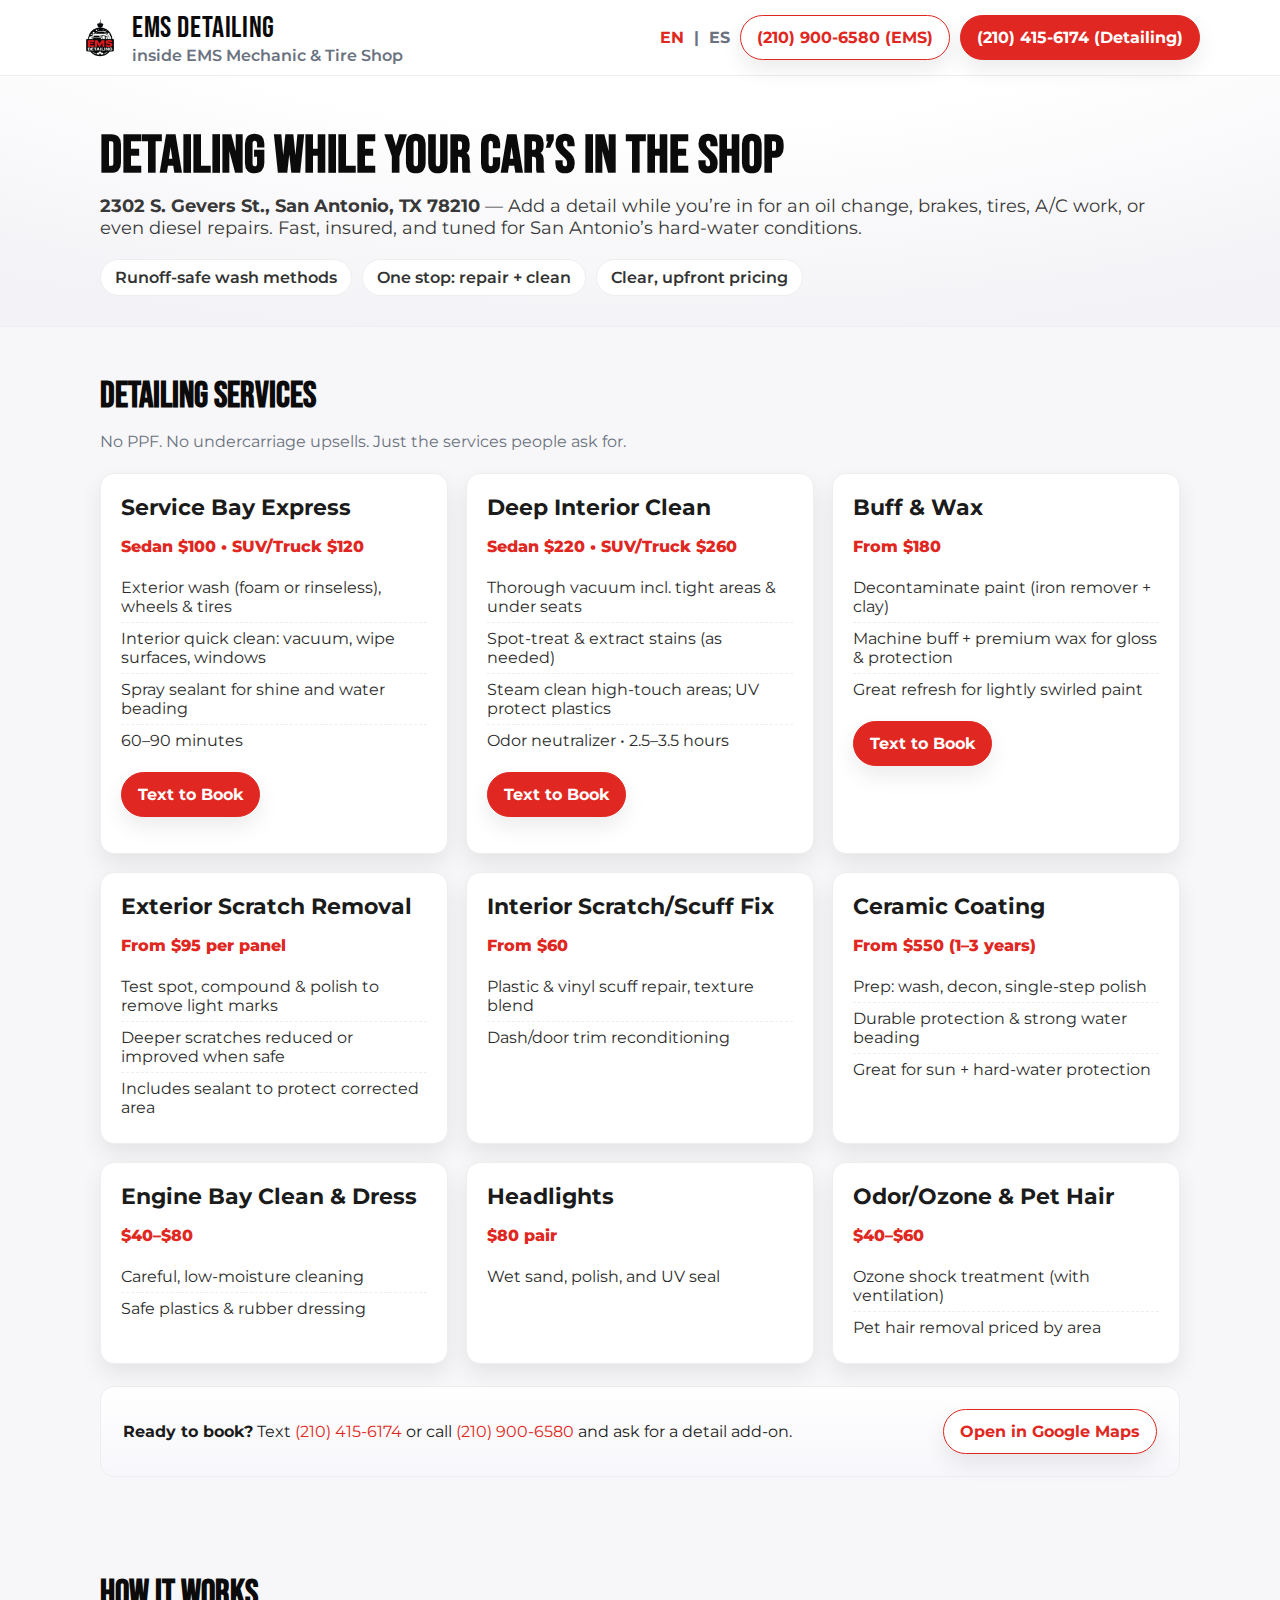
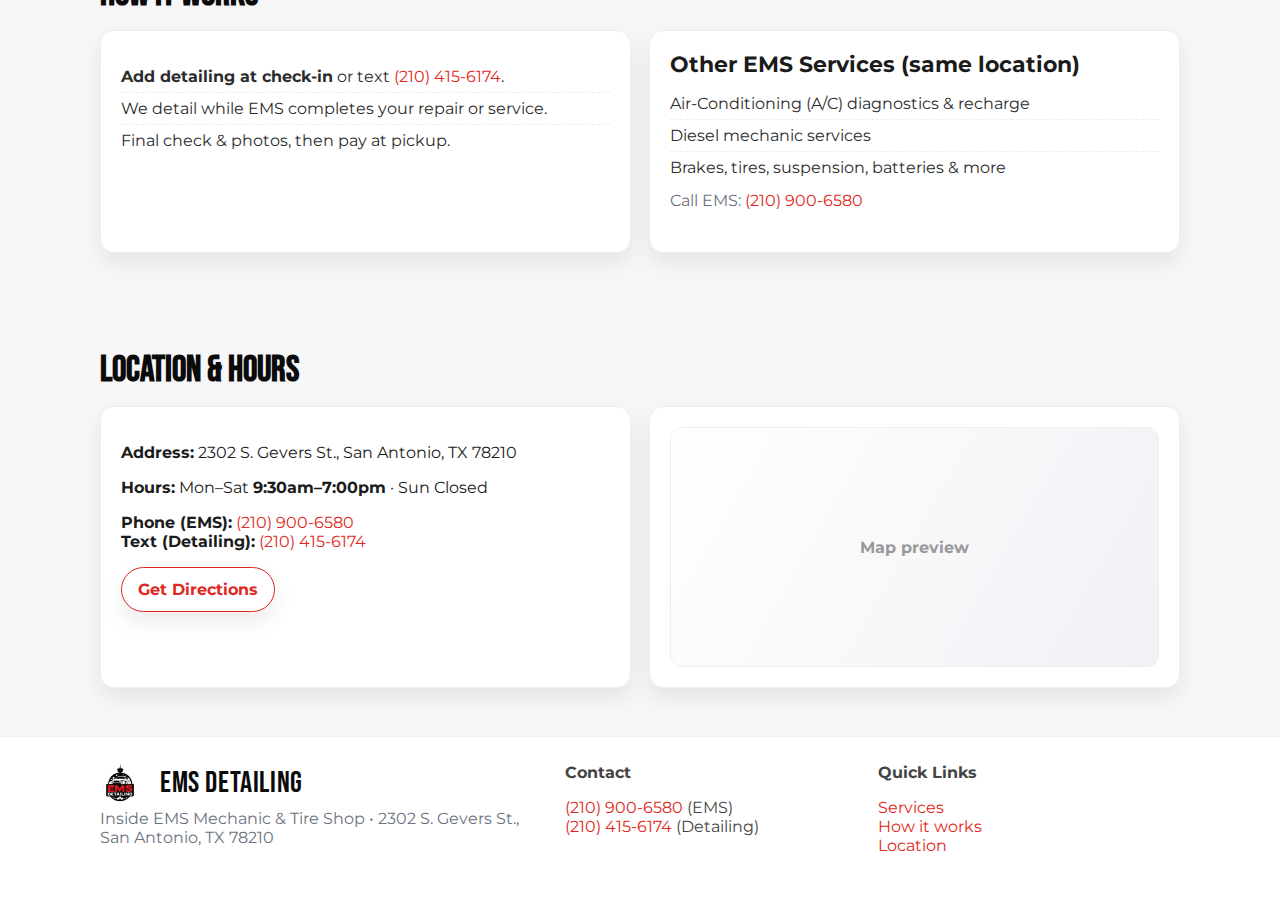
<file: index.html>
<!DOCTYPE html>
<html lang="en">
<head>
  <meta charset="utf-8" />
  <meta name="viewport" content="width=device-width, initial-scale=1" />
  <title>EMS Detailing</title>
  <meta name="robots" content="noindex">
  <style>body{font-family:system-ui,Segoe UI,Roboto,Helvetica,Arial;padding:40px;max-width:720px;margin:auto;line-height:1.5} a{color:#E02721;text-decoration:none} .btn{display:inline-block;padding:12px 16px;border:1px solid #E02721;border-radius:999px;margin-right:10px}</style>
  <script>
    try{
      const saved = localStorage.getItem('ems_lang');
      const pref = saved || (navigator.language || navigator.userLanguage || 'en').toLowerCase();
      if(pref.startsWith('es')) location.replace('./es/');
      else location.replace('./en/');
    }catch(e){}
  </script>
</head>
<body>
  <h1>EMS Detailing</h1>
  <p>Choose your language / Elija su idioma:</p>
  <p><a class="btn" href="./en/" onclick="localStorage.setItem('ems_lang','en')">English</a>
     <a class="btn" href="./es/" onclick="localStorage.setItem('ems_lang','es')">Español</a></p>
</body>
</html>
</file>
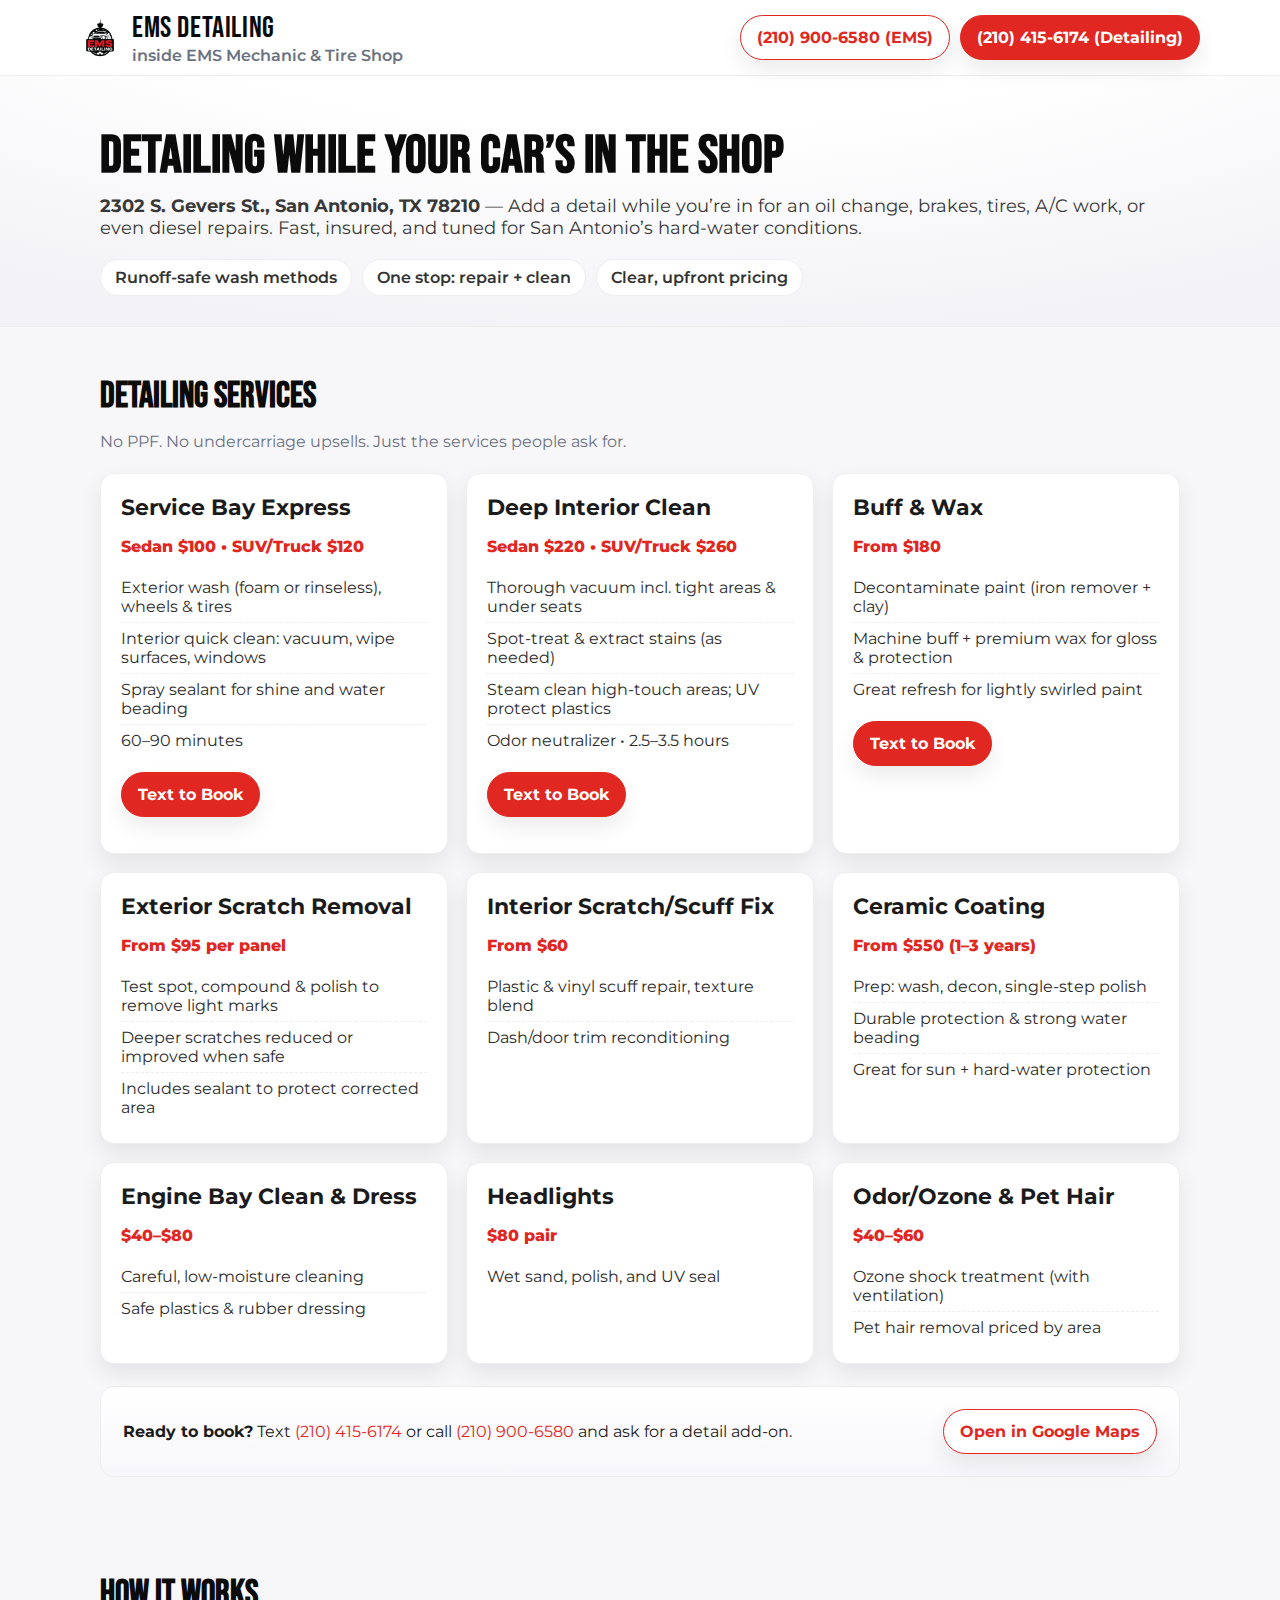
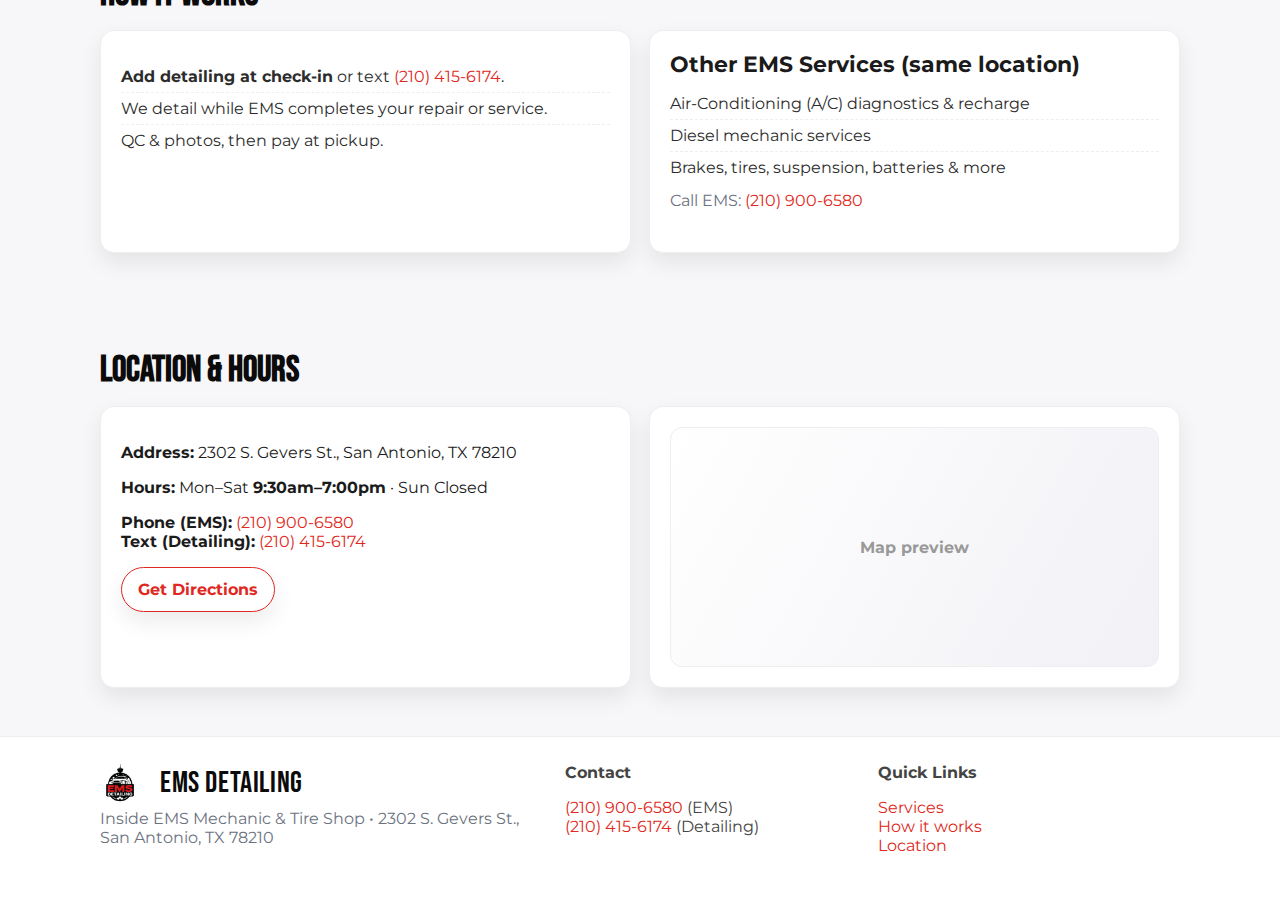
<file: ems_logo_pack/index.html>
<!DOCTYPE html>
<html lang="en">
<head>
  <link rel="icon" type="image/png" sizes="32x32" href="favicon-32.png">
  <link rel="icon" type="image/png" sizes="192x192" href="favicon-192.png">
  <link rel="apple-touch-icon" href="favicon-192.png">
  <link rel="icon" href="favicon.ico">

  <meta charset="utf-8" />
  <meta name="viewport" content="width=device-width, initial-scale=1" />
  <title>EMS Detailing — Inside EMS Mechanic & Tire Shop</title>
  <meta name="description" content="Detailing services inside EMS Mechanic & Tire Shop. Express wash, deep interior, scratch removal, buff & wax, ceramic coating, engine bay, headlights, odor treatment. Call (210) 900-6580 for EMS or text (210) 415-6174 for detailing." />

  <link rel="icon" href="ems_logo_web_512.png" type="image/png" />
  <link rel="preconnect" href="https://fonts.gstatic.com" crossorigin>
  <link href="https://fonts.googleapis.com/css2?family=Bebas+Neue&family=Montserrat:wght@400;500;600;700&display=swap" rel="stylesheet">
  <style>
    :root{
      --red:#E02721; --ink:#1b1b1b; --charcoal:#0B0B0B; --bg:#F7F7F9; --muted:#6B7280;
      --card:#FFFFFF; --ring: rgba(224,39,33,.25); --shadow: 0 10px 22px rgba(0,0,0,.08); --r:14px;
    }
    *{box-sizing:border-box}
    html,body{margin:0;padding:0;background:var(--bg);color:var(--ink);font-family:Montserrat,system-ui,-apple-system,"Segoe UI",Roboto,"Helvetica Neue",Arial}
    a{color:var(--red);text-decoration:none}
    .container{max-width:1120px;margin-inline:auto;padding:0 20px}
    img{max-width:100%;display:block}

    /* NAV */
    .nav{position:sticky;top:0;z-index:50;background:#fff;border-bottom:1px solid #eee}
    .nav-inner{display:flex;align-items:center;justify-content:space-between;min-height:72px;padding:10px 0;gap:12px}
    .logo{display:flex;align-items:center;gap:12px}
    .logo .mark{height:40px; width:auto; display:block}
    .wordmark{font-family:"Bebas Neue",sans-serif;font-size:30px;color:var(--charcoal);letter-spacing:.6px}
    .sub{color:var(--muted);font-weight:600}
    .actions{display:flex;gap:10px;flex-wrap:wrap}
    .btn{display:inline-flex;align-items:center;justify-content:center;padding:12px 16px;border-radius:999px;border:1px solid var(--red);font-weight:700;box-shadow:var(--shadow)}
    .btn.primary{background:var(--red);color:#fff}
    .btn.ghost{background:#fff;color:var(--red)}
    .btn:focus-visible{outline:3px solid var(--ring);outline-offset:2px}

    @media(max-width:680px){
      .nav-inner{flex-wrap:wrap}
      .sub{display:none}
      .actions{width:100%}
      .btn{flex:1 1 auto}
      .wordmark{font-size:24px}
      .logo .mark{height:34px}
    }

    /* HERO */
    .hero{background:
      radial-gradient(1200px 420px at 50% -160px, #fff 0, #fff 50%, #f3f3f7 100%);
      padding:54px 0 30px; border-bottom:1px solid #eee}
    .hero h1{font-family:"Bebas Neue",sans-serif;font-size:54px;line-height:.95;margin:0;color:var(--charcoal)}
    .hero p{margin:14px 0 20px;color:#383838;font-size:18px}
    .pills{display:flex;flex-wrap:wrap;gap:10px}
    .pill{background:#fff;border:1px solid #eee;border-radius:999px;padding:8px 14px;font-weight:600;color:#333}

    section{padding:48px 0}
    .title{font-family:"Bebas Neue",sans-serif;font-size:36px;margin:0 0 14px;color:var(--charcoal)}
    .subtitle{color:var(--muted);margin:0 0 22px}

    .grid{display:grid;grid-template-columns:repeat(12,1fr);gap:18px}
    .card{grid-column:span 12;background:var(--card);border:1px solid #eee;border-radius:var(--r);box-shadow:var(--shadow);padding:20px}
    .card h3{margin:0 0 6px;font-size:22px}
    .price{font-weight:800;color:var(--red)}
    .features{margin:10px 0 0;padding:0;list-style:none;color:#2c2c2c}
    .features li{padding:6px 0;border-bottom:1px dashed #eee}
    .features li:last-child{border-bottom:0}
    @media(min-width:900px){.span-4{grid-column:span 4}.span-6{grid-column:span 6}}

    .band{background:linear-gradient(180deg,#fff,#f7f7fb);border:1px solid #eee;border-radius:var(--r);padding:22px;display:flex;gap:14px;flex-wrap:wrap;align-items:center;justify-content:space-between}

    footer{background:#fff;border-top:1px solid #eee;padding:26px 0;color:#444}
    .foot{display:grid;gap:12px}
    @media(min-width:860px){.foot{grid-template-columns:1.2fr .8fr .8fr}}

    .sticky{position:fixed;bottom:16px;left:50%;transform:translateX(-50%);background:var(--red);color:#fff;border-radius:999px;padding:14px 18px;box-shadow:0 18px 36px rgba(224,39,33,.35);z-index:60;display:none}
    @media(max-width:760px){.sticky{display:inline-flex}}
  </style>
</head>
<body>

  <!-- NAV -->
  <nav class="nav" aria-label="Primary">
    <div class="container nav-inner">
      <div class="logo">
        <img class="mark" src="ems_logo_web_512.png" alt="EMS Detailing logo" />
        <div>
          <div class="wordmark">EMS DETAILING</div>
          <div class="sub">inside EMS Mechanic &amp; Tire Shop</div>
        </div>
      </div>
      <div class="actions">
        <a class="btn ghost" href="tel:+12109006580" aria-label="Call EMS Mechanic and Tire Shop">(210) 900‑6580 (EMS)</a>
        <a class="btn primary" href="sms:+12104156174?&body=Hi%2C%20I%E2%80%99d%20like%20to%20book%20a%20detail.%20My%20car%3A%20____.%20Preferred%20time%3A%20____." aria-label="Text EMS Detailing to book">(210) 415‑6174 (Detailing)</a>
      </div>
    </div>
  </nav>

  <!-- HERO -->
  <header class="hero">
    <div class="container">
      <h1>Detailing While Your Car’s in the Shop</h1>
      <p><strong>2302 S. Gevers St., San Antonio, TX 78210</strong> — Add a detail while you’re in for an oil change, brakes, tires, A/C work, or even diesel repairs. Fast, insured, and tuned for San Antonio’s hard‑water conditions.</p>
      <div class="pills">
        <span class="pill">Runoff‑safe wash methods</span>
        <span class="pill">One stop: repair + clean</span>
        <span class="pill">Clear, upfront pricing</span>
      </div>
    </div>
  </header>

  <!-- SERVICES -->
  <section id="services">
    <div class="container">
      <h2 class="title">Detailing Services</h2>
      <p class="subtitle">No PPF. No undercarriage upsells. Just the services people ask for.</p>

      <div class="grid">
        <article class="card span-4">
          <h3>Service Bay Express</h3>
          <p class="price">Sedan $100 • SUV/Truck $120</p>
          <ul class="features">
            <li>Exterior wash (foam or rinseless), wheels &amp; tires</li>
            <li>Interior quick clean: vacuum, wipe surfaces, windows</li>
            <li>Spray sealant for shine and water beading</li>
            <li>60–90 minutes</li>
          </ul>
          <p><a class="btn primary" href="sms:+12104156174?&body=Book%20Service%20Bay%20Express.%20My%20car%3A%20____.%20Preferred%20time%3A%20____.">Text to Book</a></p>
        </article>

        <article class="card span-4">
          <h3>Deep Interior Clean</h3>
          <p class="price">Sedan $220 • SUV/Truck $260</p>
          <ul class="features">
            <li>Thorough vacuum incl. tight areas &amp; under seats</li>
            <li>Spot‑treat &amp; extract stains (as needed)</li>
            <li>Steam clean high‑touch areas; UV protect plastics</li>
            <li>Odor neutralizer • 2.5–3.5 hours</li>
          </ul>
          <p><a class="btn primary" href="sms:+12104156174?&body=Book%20Deep%20Interior.%20My%20car%3A%20____.%20Preferred%20time%3A%20____.">Text to Book</a></p>
        </article>

        <article class="card span-4">
          <h3>Buff &amp; Wax</h3>
          <p class="price">From $180</p>
          <ul class="features">
            <li>Decontaminate paint (iron remover + clay)</li>
            <li>Machine buff + premium wax for gloss &amp; protection</li>
            <li>Great refresh for lightly swirled paint</li>
          </ul>
          <p><a class="btn primary" href="sms:+12104156174?&body=Book%20Buff%20and%20Wax.%20My%20car%3A%20____.%20Preferred%20time%3A%20____.">Text to Book</a></p>
        </article>

        <article class="card span-4">
          <h3>Exterior Scratch Removal</h3>
          <p class="price">From $95 per panel</p>
          <ul class="features">
            <li>Test spot, compound &amp; polish to remove light marks</li>
            <li>Deeper scratches reduced or improved when safe</li>
            <li>Includes sealant to protect corrected area</li>
          </ul>
        </article>

        <article class="card span-4">
          <h3>Interior Scratch/Scuff Fix</h3>
          <p class="price">From $60</p>
          <ul class="features">
            <li>Plastic &amp; vinyl scuff repair, texture blend</li>
            <li>Dash/door trim reconditioning</li>
          </ul>
        </article>

        <article class="card span-4">
          <h3>Ceramic Coating</h3>
          <p class="price">From $550 (1–3 years)</p>
          <ul class="features">
            <li>Prep: wash, decon, single‑step polish</li>
            <li>Durable protection &amp; strong water beading</li>
            <li>Great for sun + hard‑water protection</li>
          </ul>
        </article>

        <article class="card span-4">
          <h3>Engine Bay Clean &amp; Dress</h3>
          <p class="price">$40–$80</p>
          <ul class="features">
            <li>Careful, low‑moisture cleaning</li>
            <li>Safe plastics &amp; rubber dressing</li>
          </ul>
        </article>

        <article class="card span-4">
          <h3>Headlights</h3>
          <p class="price">$80 pair</p>
          <ul class="features">
            <li>Wet sand, polish, and UV seal</li>
          </ul>
        </article>

        <article class="card span-4">
          <h3>Odor/Ozone &amp; Pet Hair</h3>
          <p class="price">$40–$60</p>
          <ul class="features">
            <li>Ozone shock treatment (with ventilation)</li>
            <li>Pet hair removal priced by area</li>
          </ul>
        </article>
      </div>

      <div class="band" style="margin-top:22px">
        <div><strong>Ready to book?</strong> Text <a href="sms:+12104156174">(210) 415‑6174</a> or call <a href="tel:+12109006580">(210) 900‑6580</a> and ask for a detail add‑on.</div>
        <a class="btn ghost" href="https://maps.google.com/?q=2302+S.+Gevers+St,+San+Antonio,+TX+78210" target="_blank" rel="noopener">Open in Google Maps</a>
      </div>
    </div>
  </section>

  <!-- HOW IT WORKS -->
  <section id="how">
    <div class="container">
      <h2 class="title">How It Works</h2>
      <div class="grid">
        <div class="card span-6">
          <div class="features">
            <li><strong>Add detailing at check‑in</strong> or text <a href="sms:+12104156174">(210) 415‑6174</a>.</li>
            <li>We detail while EMS completes your repair or service.</li>
            <li>QC &amp; photos, then pay at pickup.</li>
          </div>
        </div>
        <div class="card span-6">
          <h3 style="margin:0 0 8px">Other EMS Services (same location)</h3>
          <ul class="features">
            <li>Air‑Conditioning (A/C) diagnostics &amp; recharge</li>
            <li>Diesel mechanic services</li>
            <li>Brakes, tires, suspension, batteries &amp; more</li>
          </ul>
          <p class="subtitle" style="margin-top:8px">Call EMS: <a href="tel:+12109006580">(210) 900‑6580</a></p>
        </div>
      </div>
    </div>
  </section>

  <!-- LOCATION / HOURS -->
  <section id="location">
    <div class="container">
      <h2 class="title">Location &amp; Hours</h2>
      <div class="grid">
        <div class="card span-6">
          <p><strong>Address:</strong> 2302 S. Gevers St., San Antonio, TX 78210</p>
          <p><strong>Hours:</strong> Mon–Sat <strong>9:30am–7:00pm</strong> · Sun Closed</p>
          <p><strong>Phone (EMS):</strong> <a href="tel:+12109006580">(210) 900‑6580</a><br/>
             <strong>Text (Detailing):</strong> <a href="sms:+12104156174">(210) 415‑6174</a></p>
          <p><a class="btn ghost" href="https://maps.google.com/?q=2302+S.+Gevers+St,+San+Antonio,+TX+78210" target="_blank" rel="noopener">Get Directions</a></p>
        </div>
        <div class="card span-6" aria-hidden="true">
          <div style="height:240px;border-radius:12px;background:
            linear-gradient(120deg,#fff,#f1f1f6);
            border:1px solid #eee;display:flex;align-items:center;justify-content:center;color:#999;font-weight:700;">
            Map preview
          </div>
        </div>
      </div>
    </div>
  </section>

  <footer>
    <div class="container foot">
      <div>
        <div class="logo">
          <img class="mark" src="ems_logo_web_512.png" alt="EMS Detailing logo" />
          <div class="wordmark" style="margin-left:8px">EMS DETAILING</div>
        </div>
        <p class="subtitle" style="margin-top:6px">Inside EMS Mechanic &amp; Tire Shop • 2302 S. Gevers St., San Antonio, TX 78210</p>
      </div>
      <div>
        <strong>Contact</strong>
        <p><a href="tel:+12109006580">(210) 900‑6580</a> (EMS)<br/><a href="sms:+12104156174">(210) 415‑6174</a> (Detailing)</p>
      </div>
      <div>
        <strong>Quick Links</strong>
        <p><a href="#services">Services</a><br/><a href="#how">How it works</a><br/><a href="#location">Location</a></p>
      </div>
    </div>
  </footer>

  <!-- Mobile sticky -->
  <a class="sticky" href="sms:+12104156174">Text to Book — (210) 415‑6174</a>
</body>
</html>
</file>
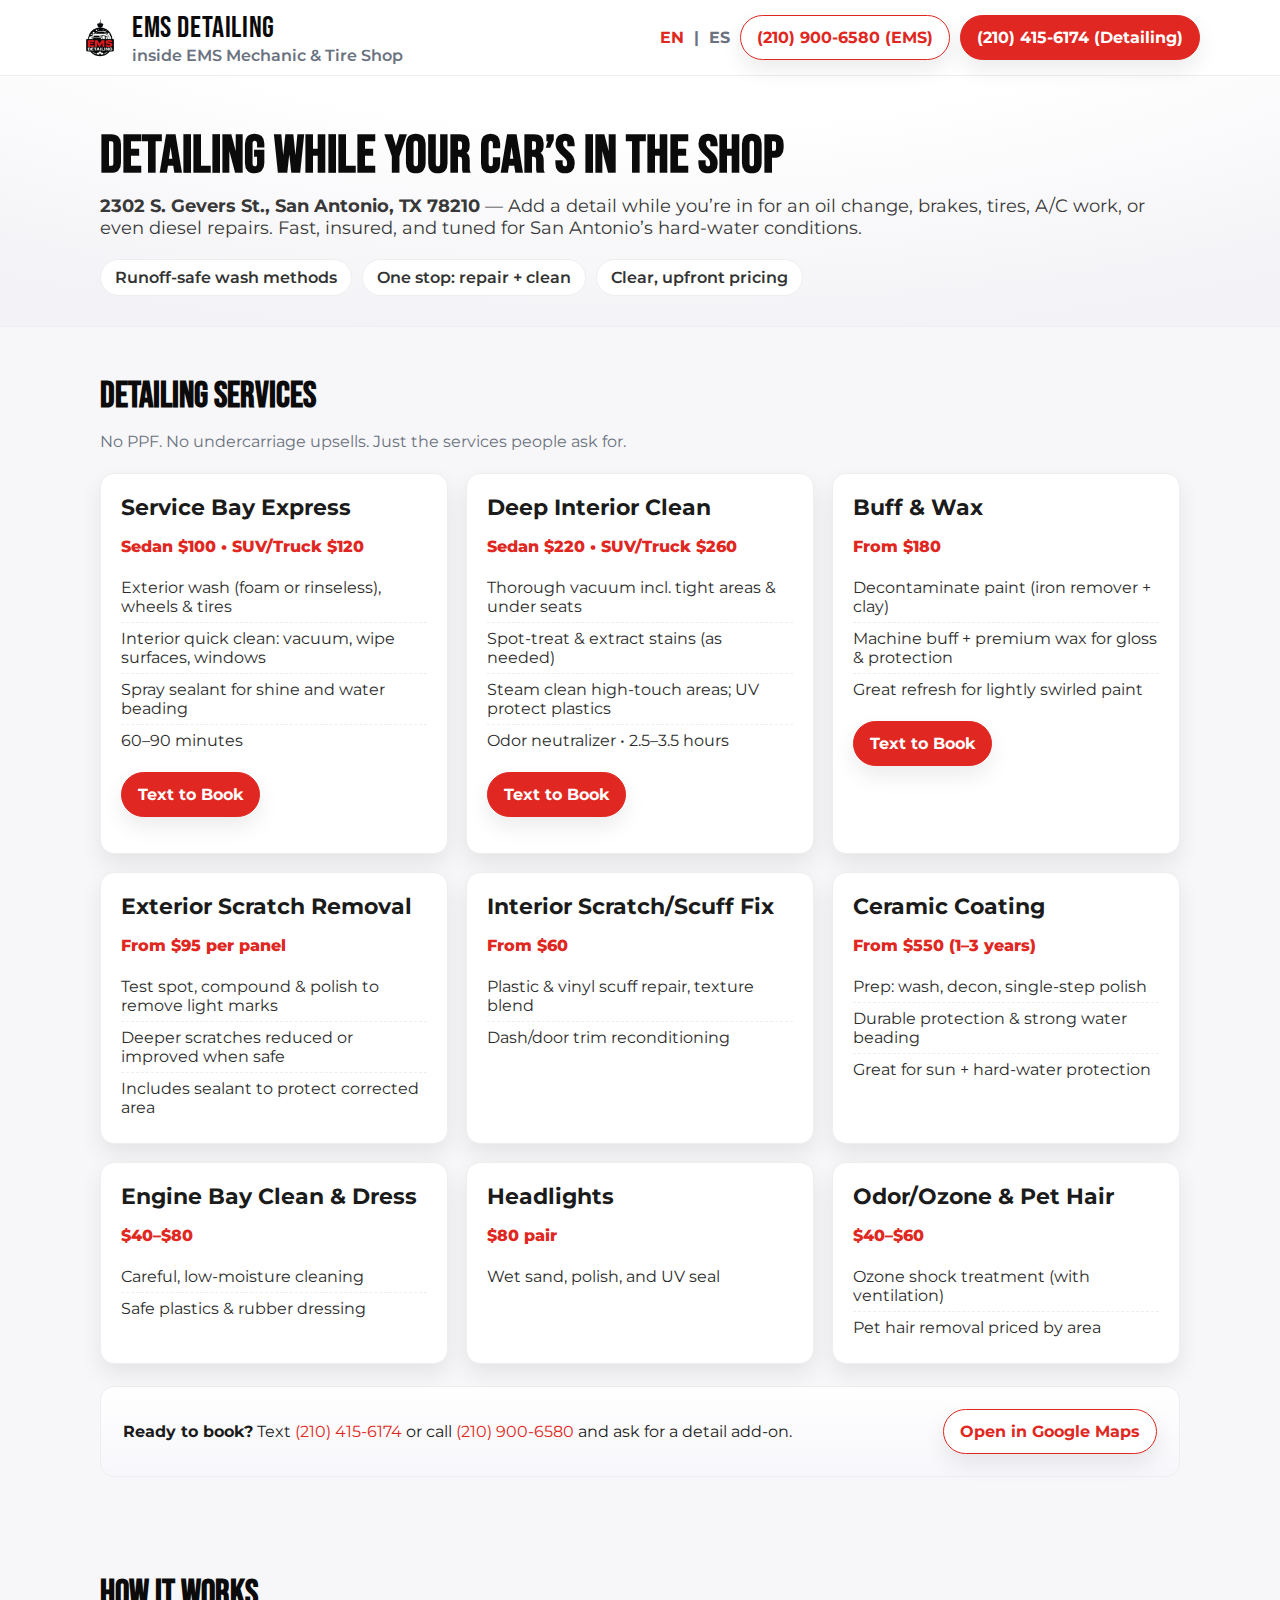
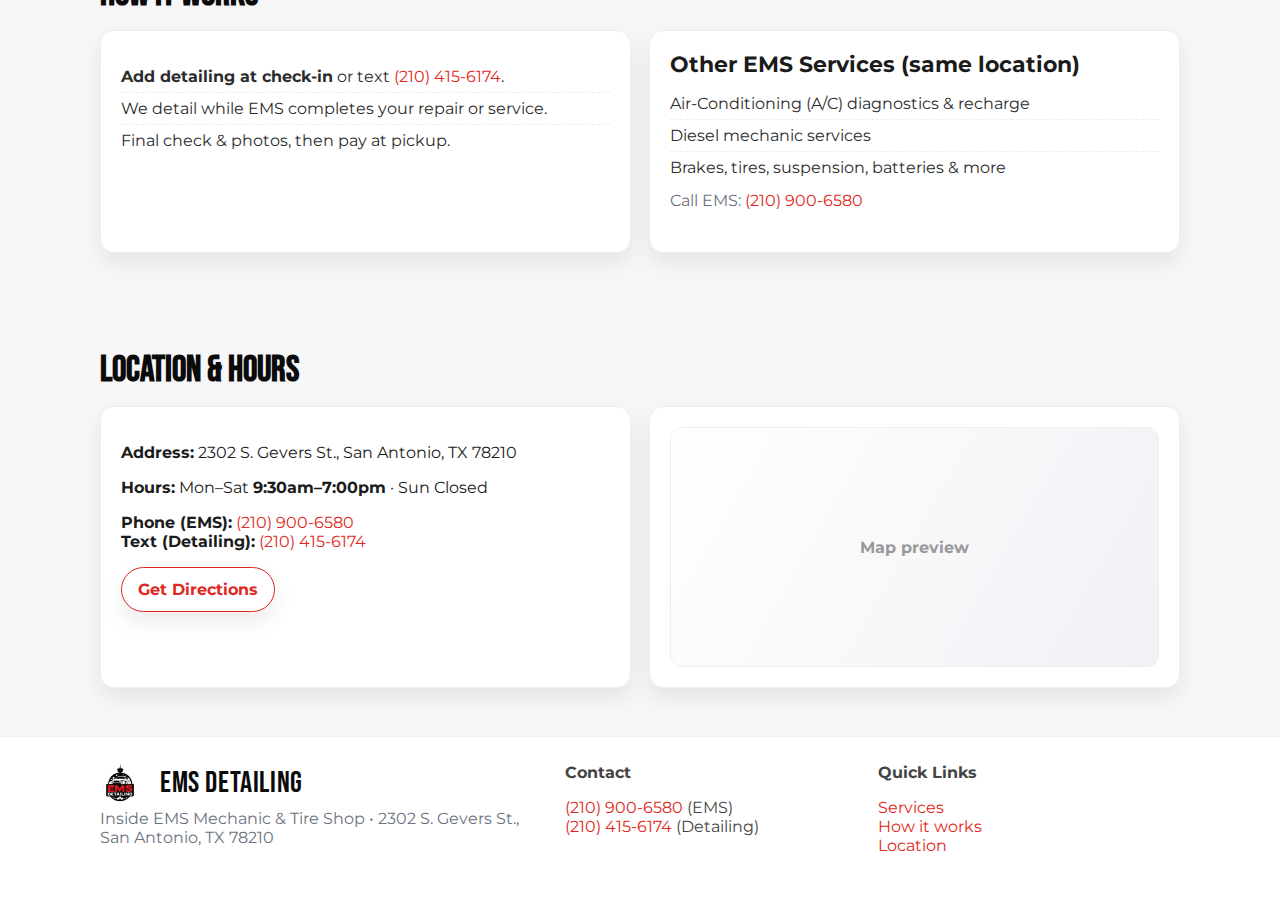
<file: en/index.html>
<!DOCTYPE html>
<html lang="en">
<head>
  <title>EMS Detailing — Inside EMS Mechanic & Tire Shop</title>
  <title>EMS Detailing — San Antonio, TX</title>
<meta name="description" content="EMS Detailing in San Antonio — interior, exterior, scratch removal, buff & wax, ceramic coating, engine bay. Text (210) 415-6174 to book.">

<!-- Canonical & language -->
<link rel="canonical" href="https://YOURDOMAIN.com/en/">
<link rel="alternate" hreflang="en" href="https://YOURDOMAIN.com/en/">
<link rel="alternate" hreflang="es" href="https://YOURDOMAIN.com/es/">
<link rel="alternate" hreflang="x-default" href="https://YOURDOMAIN.com/en/">

<!-- Open Graph (controls iMessage/FB/WhatsApp previews) -->
<meta property="og:type" content="website">
<meta property="og:site_name" content="EMS Detailing">
<meta property="og:title" content="EMS Detailing">
<meta property="og:description" content="Interior • Exterior • Scratch Removal • Buff & Wax • Ceramic Coating • Engine Bay">
<meta property="og:url" content="https://YOURDOMAIN.com/en/">
<meta property="og:image" content="https://YOURDOMAIN.com/assets/ems_og_1200x630_en.png">
<meta property="og:image:width" content="1200">
<meta property="og:image:height" content="630">
<meta property="og:locale" content="en_US">

<!-- Twitter (nice to have) -->
<meta name="twitter:card" content="summary_large_image">
<meta name="twitter:title" content="EMS Detailing">
<meta name="twitter:description" content="Interior • Exterior • Scratch Removal • Buff & Wax • Ceramic Coating • Engine Bay">
<meta name="twitter:image" content="https://YOURDOMAIN.com/assets/ems_og_1200x630_en.png">

<link rel="preconnect" href="https://fonts.gstatic.com" crossorigin>
<link href="https://fonts.googleapis.com/css2?family=Bebas+Neue&family=Montserrat:wght@400;500;600;700&display=swap" rel="stylesheet">
<link rel="stylesheet" href="/assets/style.css">
<link rel="icon" type="image/png" sizes="32x32" href="../assets/favicon-32.png">
<link rel="icon" type="image/png" sizes="192x192" href="../assets/favicon-192.png">
<link rel="apple-touch-icon" href="../assets/favicon-192.png">
<link rel="icon" href="../assets/favicon.ico">

  <link rel="alternate" hreflang="es" href="/es/">
  <link rel="alternate" hreflang="en" href="/en/">
  <link rel="alternate" hreflang="x-default" href="/en/">
</head>
<body>
  <nav class="nav" aria-label="Primary">
    <div class="container nav-inner">
      <div class="logo">
        <img class="mark" src="../assets/ems_logo_web_512.png?v=2" alt="EMS Detailing logo">
        <div>
          <div class="wordmark">EMS DETAILING</div>
          <div class="sub">inside EMS Mechanic &amp; Tire Shop</div>
        </div>
      </div>
      <div class="actions">
        <div class="lang"><a class="active" href="/en/">EN</a> | <a href="/es/">ES</a></div>
        <a class="btn ghost" href="tel:+12109006580" aria-label="Call EMS Mechanic and Tire Shop">(210) 900‑6580 (EMS)</a>
        <a class="btn primary" href="sms:+12104156174?&body=Hi%2C%20I%E2%80%99d%20like%20to%20book%20a%20detail.%20My%20car%3A%20____.%20Preferred%20time%3A%20____." aria-label="Text EMS Detailing to book">(210) 415‑6174 (Detailing)</a>
      </div>
    </div>
  </nav>

  <header class="hero">
    <div class="container">
      <h1>Detailing While Your Car’s in the Shop</h1>
      <p><strong>2302 S. Gevers St., San Antonio, TX 78210</strong> — Add a detail while you’re in for an oil change, brakes, tires, A/C work, or even diesel repairs. Fast, insured, and tuned for San Antonio’s hard‑water conditions.</p>
      <div class="pills">
        <span class="pill">Runoff‑safe wash methods</span>
        <span class="pill">One stop: repair + clean</span>
        <span class="pill">Clear, upfront pricing</span>
      </div>
    </div>
  </header>

  <section id="services">
    <div class="container">
      <h2 class="title">Detailing Services</h2>
      <p class="subtitle">No PPF. No undercarriage upsells. Just the services people ask for.</p>
      <div class="grid">
        <article class="card span-4">
          <h3>Service Bay Express</h3>
          <p class="price">Sedan $100 • SUV/Truck $120</p>
          <ul class="features">
            <li>Exterior wash (foam or rinseless), wheels &amp; tires</li>
            <li>Interior quick clean: vacuum, wipe surfaces, windows</li>
            <li>Spray sealant for shine and water beading</li>
            <li>60–90 minutes</li>
          </ul>
          <p><a class="btn primary" href="sms:+12104156174?&body=Book%20Service%20Bay%20Express.%20My%20car%3A%20____.%20Preferred%20time%3A%20____.">Text to Book</a></p>
        </article>

        <article class="card span-4">
          <h3>Deep Interior Clean</h3>
          <p class="price">Sedan $220 • SUV/Truck $260</p>
          <ul class="features">
            <li>Thorough vacuum incl. tight areas &amp; under seats</li>
            <li>Spot‑treat &amp; extract stains (as needed)</li>
            <li>Steam clean high‑touch areas; UV protect plastics</li>
            <li>Odor neutralizer • 2.5–3.5 hours</li>
          </ul>
          <p><a class="btn primary" href="sms:+12104156174?&body=Book%20Deep%20Interior.%20My%20car%3A%20____.%20Preferred%20time%3A%20____.">Text to Book</a></p>
        </article>

        <article class="card span-4">
          <h3>Buff &amp; Wax</h3>
          <p class="price">From $180</p>
          <ul class="features">
            <li>Decontaminate paint (iron remover + clay)</li>
            <li>Machine buff + premium wax for gloss &amp; protection</li>
            <li>Great refresh for lightly swirled paint</li>
          </ul>
          <p><a class="btn primary" href="sms:+12104156174?&body=Book%20Buff%20and%20Wax.%20My%20car%3A%20____.%20Preferred%20time%3A%20____.">Text to Book</a></p>
        </article>

        <article class="card span-4">
          <h3>Exterior Scratch Removal</h3>
          <p class="price">From $95 per panel</p>
          <ul class="features">
            <li>Test spot, compound &amp; polish to remove light marks</li>
            <li>Deeper scratches reduced or improved when safe</li>
            <li>Includes sealant to protect corrected area</li>
          </ul>
        </article>

        <article class="card span-4">
          <h3>Interior Scratch/Scuff Fix</h3>
          <p class="price">From $60</p>
          <ul class="features">
            <li>Plastic &amp; vinyl scuff repair, texture blend</li>
            <li>Dash/door trim reconditioning</li>
          </ul>
        </article>

        <article class="card span-4">
          <h3>Ceramic Coating</h3>
          <p class="price">From $550 (1–3 years)</p>
          <ul class="features">
            <li>Prep: wash, decon, single‑step polish</li>
            <li>Durable protection &amp; strong water beading</li>
            <li>Great for sun + hard‑water protection</li>
          </ul>
        </article>

        <article class="card span-4">
          <h3>Engine Bay Clean &amp; Dress</h3>
          <p class="price">$40–$80</p>
          <ul class="features">
            <li>Careful, low‑moisture cleaning</li>
            <li>Safe plastics &amp; rubber dressing</li>
          </ul>
        </article>

        <article class="card span-4">
          <h3>Headlights</h3>
          <p class="price">$80 pair</p>
          <ul class="features">
            <li>Wet sand, polish, and UV seal</li>
          </ul>
        </article>

        <article class="card span-4">
          <h3>Odor/Ozone &amp; Pet Hair</h3>
          <p class="price">$40–$60</p>
          <ul class="features">
            <li>Ozone shock treatment (with ventilation)</li>
            <li>Pet hair removal priced by area</li>
          </ul>
        </article>
      </div>

      <div class="band" style="margin-top:22px">
        <div><strong>Ready to book?</strong> Text <a href="sms:+12104156174">(210) 415‑6174</a> or call <a href="tel:+12109006580">(210) 900‑6580</a> and ask for a detail add‑on.</div>
        <a class="btn ghost" href="https://maps.google.com/?q=2302+S.+Gevers+St,+San+Antonio,+TX+78210" target="_blank" rel="noopener">Open in Google Maps</a>
      </div>
    </div>
  </section>

  <section id="how">
    <div class="container">
      <h2 class="title">How It Works</h2>
      <div class="grid">
        <div class="card span-6">
          <div class="features">
            <li><strong>Add detailing at check‑in</strong> or text <a href="sms:+12104156174">(210) 415‑6174</a>.</li>
            <li>We detail while EMS completes your repair or service.</li>
            <li>Final check &amp; photos, then pay at pickup.</li>
          </div>
        </div>
        <div class="card span-6">
          <h3 style="margin:0 0 8px">Other EMS Services (same location)</h3>
          <ul class="features">
            <li>Air‑Conditioning (A/C) diagnostics &amp; recharge</li>
            <li>Diesel mechanic services</li>
            <li>Brakes, tires, suspension, batteries &amp; more</li>
          </ul>
          <p class="subtitle" style="margin-top:8px">Call EMS: <a href="tel:+12109006580">(210) 900‑6580</a></p>
        </div>
      </div>
    </div>
  </section>

  <section id="location">
    <div class="container">
      <h2 class="title">Location &amp; Hours</h2>
      <div class="grid">
        <div class="card span-6">
          <p><strong>Address:</strong> 2302 S. Gevers St., San Antonio, TX 78210</p>
          <p><strong>Hours:</strong> Mon–Sat <strong>9:30am–7:00pm</strong> · Sun Closed</p>
          <p><strong>Phone (EMS):</strong> <a href="tel:+12109006580">(210) 900‑6580</a><br/>
             <strong>Text (Detailing):</strong> <a href="sms:+12104156174">(210) 415‑6174</a></p>
          <p><a class="btn ghost" href="https://maps.google.com/?q=2302+S.+Gevers+St,+San+Antonio,+TX+78210" target="_blank" rel="noopener">Get Directions</a></p>
        </div>
        <div class="card span-6" aria-hidden="true">
          <div style="height:240px;border-radius:12px;background:linear-gradient(120deg,#fff,#f1f1f6);border:1px solid #eee;display:flex;align-items:center;justify-content:center;color:#999;font-weight:700;">
            Map preview
          </div>
        </div>
      </div>
    </div>
  </section>

  <footer>
    <div class="container foot">
      <div>
        <div class="logo">
          <img class="mark" src="/assets/ems_logo_web_512.png" alt="EMS Detailing logo" />
          <div class="wordmark" style="margin-left:8px">EMS DETAILING</div>
        </div>
        <p class="subtitle" style="margin-top:6px">Inside EMS Mechanic &amp; Tire Shop • 2302 S. Gevers St., San Antonio, TX 78210</p>
      </div>
      <div>
        <strong>Contact</strong>
        <p><a href="tel:+12109006580">(210) 900‑6580</a> (EMS)<br/><a href="sms:+12104156174">(210) 415‑6174</a> (Detailing)</p>
      </div>
      <div>
        <strong>Quick Links</strong>
        <p><a href="#services">Services</a><br/><a href="#how">How it works</a><br/><a href="#location">Location</a></p>
      </div>
    </div>
  </footer>
  <a class="sticky" href="sms:+12104156174">Text to Book — (210) 415‑6174</a>
</body>
</html>
</file>
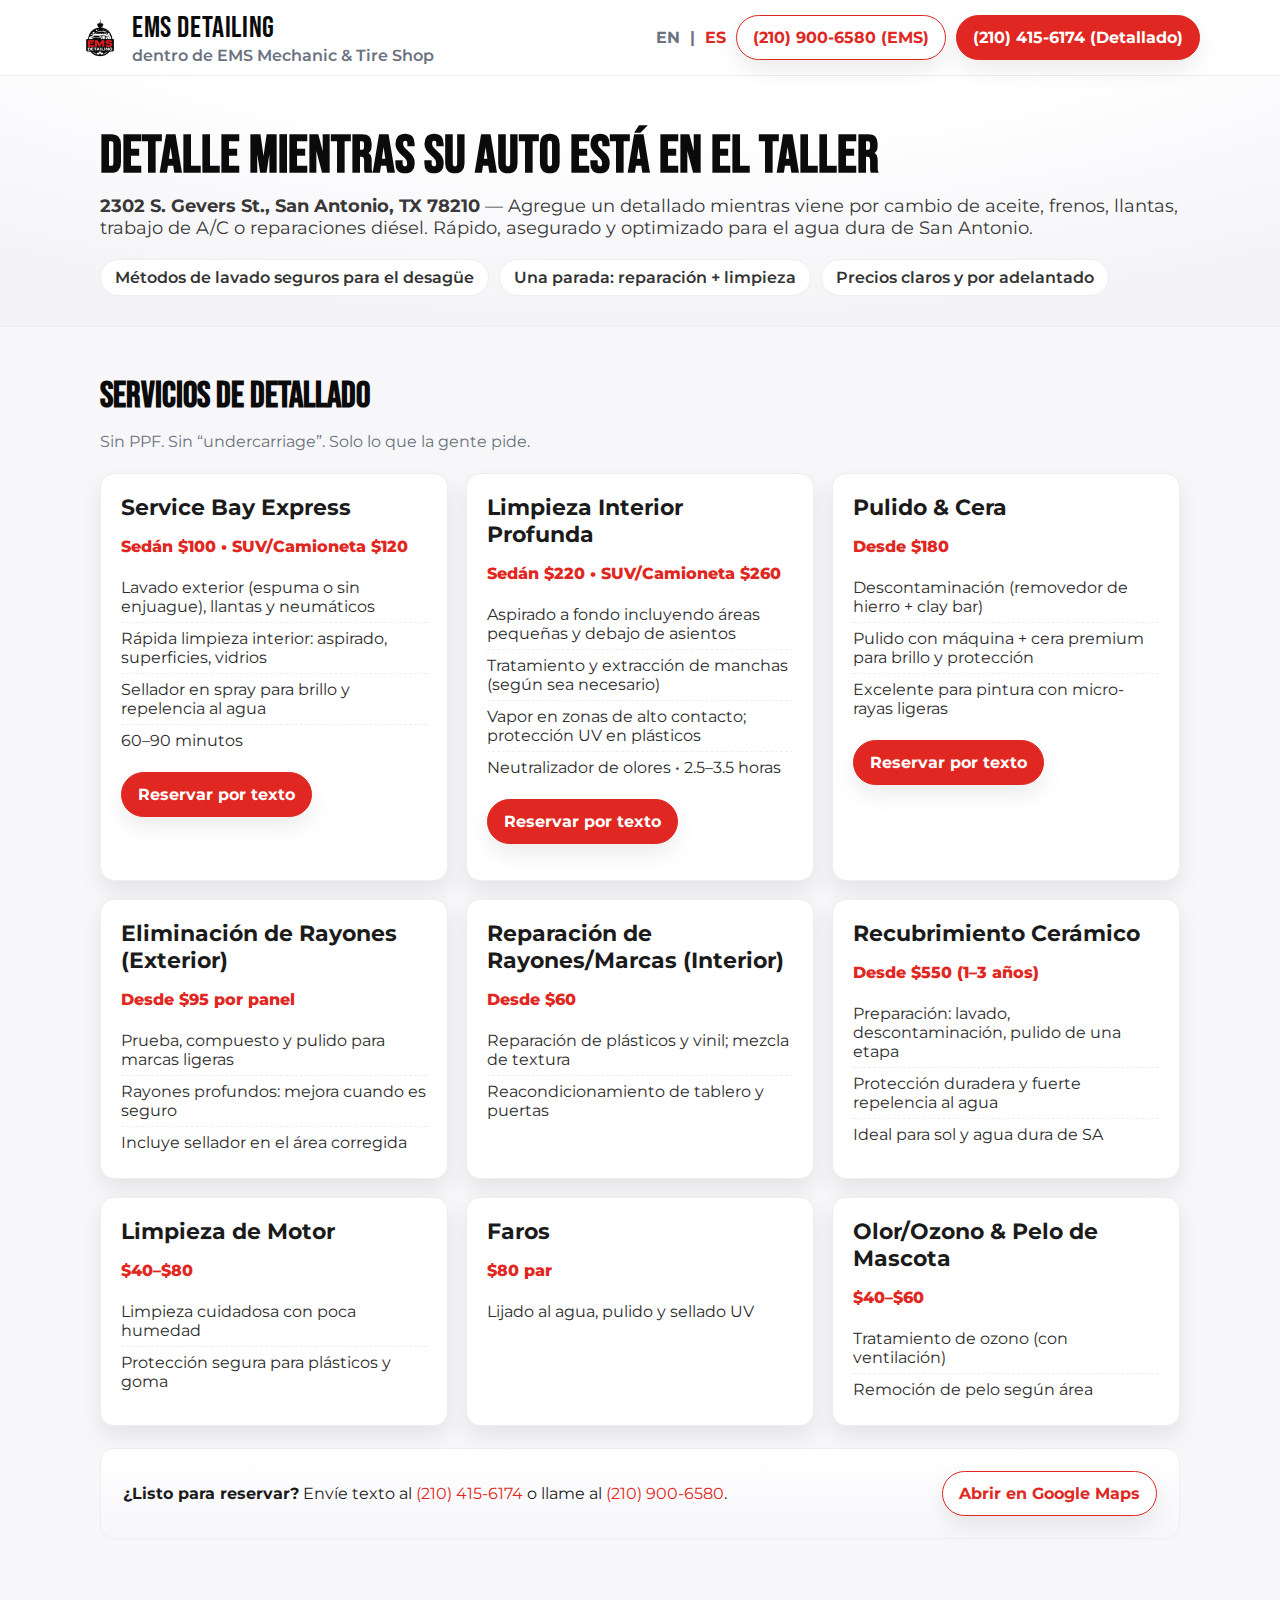
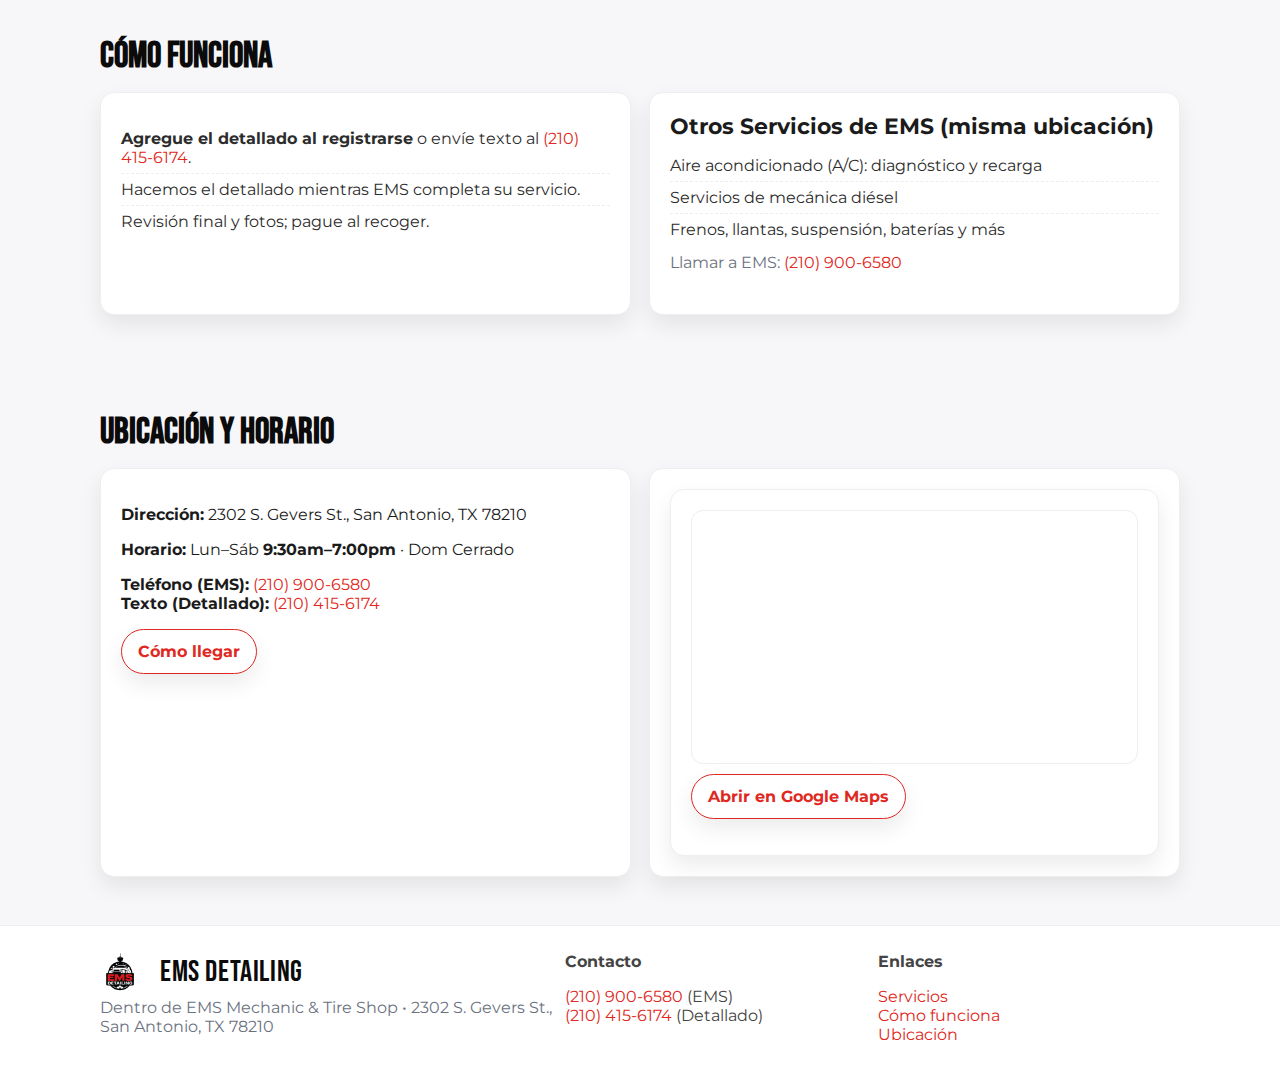
<file: es/index.html>
<!DOCTYPE html>
<html lang="es">
<meta name="viewport" content="width=device-width, initial-scale=1, viewport-fit=cover">
<link rel="stylesheet" href="../assets/style.css?v=5">
<head>
  <title>EMS Detailing — Dentro de EMS Mechanic & Tire Shop</title>
  <title>EMS Detailing — San Antonio, TX</title>
<meta name="description" content="Detallado en San Antonio — interior, exterior, eliminación de rayones, pulido y cera, recubrimiento cerámico, motor. Texto (210) 415-6174 para reservar.">

<link rel="stylesheet" href="../assets/style.css?v=4">
<link rel="canonical" href="https://YOURDOMAIN.com/es/">
<link rel="alternate" hreflang="es" href="https://YOURDOMAIN.com/es/">
<link rel="alternate" hreflang="en" href="https://YOURDOMAIN.com/en/">
<link rel="alternate" hreflang="x-default" href="https://YOURDOMAIN.com/en/">

<meta property="og:type" content="website">
<meta property="og:site_name" content="EMS Detailing">
<meta property="og:title" content="EMS Detailing">
<meta property="og:description" content="Interior • Exterior • Eliminación de rayones • Pulido y cera • Recubrimiento cerámico • Motor">
<meta property="og:url" content="https://YOURDOMAIN.com/es/">
<meta property="og:image" content="https://YOURDOMAIN.com/assets/ems_og_1200x630_es.png">
<meta property="og:image:width" content="1200">
<meta property="og:image:height" content="630">
<meta property="og:locale" content="es_US">

<meta name="twitter:card" content="summary_large_image">
<meta name="twitter:title" content="EMS Detailing">
<meta name="twitter:description" content="Interior • Exterior • Eliminación de rayones • Pulido y cera • Recubrimiento cerámico • Motor">
<meta name="twitter:image" content="https://YOURDOMAIN.com/assets/ems_og_1200x630_es.png">

<link rel="preconnect" href="https://fonts.gstatic.com" crossorigin>
<link href="https://fonts.googleapis.com/css2?family=Bebas+Neue&family=Montserrat:wght@400;500;600;700&display=swap" rel="stylesheet">
<link rel="stylesheet" href="../assets/style.css">
<link rel="icon" type="image/png" sizes="32x32" href="../assets/favicon-32.png">
<link rel="icon" type="image/png" sizes="192x192" href="../assets/favicon-192.png">
<link rel="apple-touch-icon" href="../assets/favicon-192.png">
<link rel="icon" href="../assets/favicon.ico">
  <link rel="alternate" hreflang="es" href="/es/">
  <link rel="alternate" hreflang="en" href="/en/">
  <link rel="alternate" hreflang="x-default" href="/en/">
</head>
<body>
  <nav class="nav" aria-label="Principal">
    <div class="container nav-inner">
      <div class="logo">
        <img class="mark" src="../assets/ems_logo_web_512.png?v=2" alt="Logo de EMS Detailing">
        <div>
          <div class="wordmark">EMS DETAILING</div>
          <div class="sub">dentro de EMS Mechanic &amp; Tire Shop</div>
        </div>
      </div>
      <div class="actions">
        <div class="lang"><a href="/en/">EN</a> | <a class="active" href="/es/">ES</a></div>
        <a class="btn ghost" href="tel:+12109006580" aria-label="Llamar a EMS">(210) 900‑6580 (EMS)</a>
        <a class="btn primary" href="sms:+12104156174?&body=Hola%2C%20quiero%20reservar%20un%20detalle.%20Mi%20auto%3A%20____.%20Horario%20preferido%3A%20____." aria-label="Texto para reservar">(210) 415‑6174 (Detallado)</a>
      </div>
    </div>
  </nav>

  <header class="hero">
    <div class="container">
      <h1>Detalle mientras su auto está en el taller</h1>
      <p><strong>2302 S. Gevers St., San Antonio, TX 78210</strong> — Agregue un detallado mientras viene por cambio de aceite, frenos, llantas, trabajo de A/C o reparaciones diésel. Rápido, asegurado y optimizado para el agua dura de San Antonio.</p>
      <div class="pills">
        <span class="pill">Métodos de lavado seguros para el desagüe</span>
        <span class="pill">Una parada: reparación + limpieza</span>
        <span class="pill">Precios claros y por adelantado</span>
      </div>
    </div>
  </header>

  <section id="services">
    <div class="container">
      <h2 class="title">Servicios de Detallado</h2>
      <p class="subtitle">Sin PPF. Sin “undercarriage”. Solo lo que la gente pide.</p>
      <div class="grid">
        <article class="card span-4">
          <h3>Service Bay Express</h3>
          <p class="price">Sedán $100 • SUV/Camioneta $120</p>
          <ul class="features">
            <li>Lavado exterior (espuma o sin enjuague), llantas y neumáticos</li>
            <li>Rápida limpieza interior: aspirado, superficies, vidrios</li>
            <li>Sellador en spray para brillo y repelencia al agua</li>
            <li>60–90 minutos</li>
          </ul>
          <p><a class="btn primary" href="sms:+12104156174?&body=Reservar%20Service%20Bay%20Express.%20Mi%20auto%3A%20____.%20Horario%20preferido%3A%20____.">Reservar por texto</a></p>
        </article>

        <article class="card span-4">
          <h3>Limpieza Interior Profunda</h3>
          <p class="price">Sedán $220 • SUV/Camioneta $260</p>
          <ul class="features">
            <li>Aspirado a fondo incluyendo áreas pequeñas y debajo de asientos</li>
            <li>Tratamiento y extracción de manchas (según sea necesario)</li>
            <li>Vapor en zonas de alto contacto; protección UV en plásticos</li>
            <li>Neutralizador de olores • 2.5–3.5 horas</li>
          </ul>
          <p><a class="btn primary" href="sms:+12104156174?&body=Reservar%20Limpieza%20Interior%20Profunda.%20Mi%20auto%3A%20____.%20Horario%20preferido%3A%20____.">Reservar por texto</a></p>
        </article>

        <article class="card span-4">
          <h3>Pulido &amp; Cera</h3>
          <p class="price">Desde $180</p>
          <ul class="features">
            <li>Descontaminación (removedor de hierro + clay bar)</li>
            <li>Pulido con máquina + cera premium para brillo y protección</li>
            <li>Excelente para pintura con micro-rayas ligeras</li>
          </ul>
          <p><a class="btn primary" href="sms:+12104156174?&body=Reservar%20Pulido%20y%20Cera.%20Mi%20auto%3A%20____.%20Horario%20preferido%3A%20____.">Reservar por texto</a></p>
        </article>

        <article class="card span-4">
          <h3>Eliminación de Rayones (Exterior)</h3>
          <p class="price">Desde $95 por panel</p>
          <ul class="features">
            <li>Prueba, compuesto y pulido para marcas ligeras</li>
            <li>Rayones profundos: mejora cuando es seguro</li>
            <li>Incluye sellador en el área corregida</li>
          </ul>
        </article>

        <article class="card span-4">
          <h3>Reparación de Rayones/Marcas (Interior)</h3>
          <p class="price">Desde $60</p>
          <ul class="features">
            <li>Reparación de plásticos y vinil; mezcla de textura</li>
            <li>Reacondicionamiento de tablero y puertas</li>
          </ul>
        </article>

        <article class="card span-4">
          <h3>Recubrimiento Cerámico</h3>
          <p class="price">Desde $550 (1–3 años)</p>
          <ul class="features">
            <li>Preparación: lavado, descontaminación, pulido de una etapa</li>
            <li>Protección duradera y fuerte repelencia al agua</li>
            <li>Ideal para sol y agua dura de SA</li>
          </ul>
        </article>

        <article class="card span-4">
          <h3>Limpieza de Motor</h3>
          <p class="price">$40–$80</p>
          <ul class="features">
            <li>Limpieza cuidadosa con poca humedad</li>
            <li>Protección segura para plásticos y goma</li>
          </ul>
        </article>

        <article class="card span-4">
          <h3>Faros</h3>
          <p class="price">$80 par</p>
          <ul class="features">
            <li>Lijado al agua, pulido y sellado UV</li>
          </ul>
        </article>

        <article class="card span-4">
          <h3>Olor/Ozono &amp; Pelo de Mascota</h3>
          <p class="price">$40–$60</p>
          <ul class="features">
            <li>Tratamiento de ozono (con ventilación)</li>
            <li>Remoción de pelo según área</li>
          </ul>
        </article>
      </div>

      <div class="band" style="margin-top:22px">
        <div><strong>¿Listo para reservar?</strong> Envíe texto al <a href="sms:+12104156174">(210) 415‑6174</a> o llame al <a href="tel:+12109006580">(210) 900‑6580</a>.</div>
        <a class="btn ghost" href="https://maps.google.com/?q=2302+S.+Gevers+St,+San+Antonio,+TX+78210" target="_blank" rel="noopener">Abrir en Google Maps</a>
      </div>
    </div>
  </section>

  <section id="how">
    <div class="container">
      <h2 class="title">Cómo Funciona</h2>
      <div class="grid">
        <div class="card span-6">
          <div class="features">
            <li><strong>Agregue el detallado al registrarse</strong> o envíe texto al <a href="sms:+12104156174">(210) 415‑6174</a>.</li>
            <li>Hacemos el detallado mientras EMS completa su servicio.</li>
            <li>Revisión final y fotos; pague al recoger.</li>
          </div>
        </div>
        <div class="card span-6">
          <h3 style="margin:0 0 8px">Otros Servicios de EMS (misma ubicación)</h3>
          <ul class="features">
            <li>Aire acondicionado (A/C): diagnóstico y recarga</li>
            <li>Servicios de mecánica diésel</li>
            <li>Frenos, llantas, suspensión, baterías y más</li>
          </ul>
          <p class="subtitle" style="margin-top:8px">Llamar a EMS: <a href="tel:+12109006580">(210) 900‑6580</a></p>
        </div>
      </div>
    </div>
  </section>

  <section id="location">
    <div class="container">
      <h2 class="title">Ubicación y Horario</h2>
      <div class="grid">
        <div class="card span-6">
          <p><strong>Dirección:</strong> 2302 S. Gevers St., San Antonio, TX 78210</p>
          <p><strong>Horario:</strong> Lun–Sáb <strong>9:30am–7:00pm</strong> · Dom Cerrado</p>
          <p><strong>Teléfono (EMS):</strong> <a href="tel:+12109006580">(210) 900‑6580</a><br/>
             <strong>Texto (Detallado):</strong> <a href="sms:+12104156174">(210) 415‑6174</a></p>
          <p><a class="btn ghost" href="https://maps.google.com/?q=2302+S.+Gevers+St,+San+Antonio,+TX+78210" target="_blank" rel="noopener">Cómo llegar</a></p>
        </div>
        <div class="card span-6" aria-hidden="true">
          <div class="card span-6">
          <div style="position:relative;padding-top:56.25%;border-radius:12px;overflow:hidden;border:1px solid #eee">
            <iframe
              title="Mapa — EMS Detailing, 2302 S. Gevers St, San Antonio, TX 78210"
              loading="lazy"
              src="https://www.google.com/maps?q=2302+S.+Gevers+St,+San+Antonio,+TX+78210&output=embed&z=16"
              style="position:absolute;top:0;left:0;width:100%;height:100%;border:0"
              referrerpolicy="no-referrer-when-downgrade"
              allowfullscreen>
            </iframe>
          </div>
          <p style="margin-top:10px">
            <a class="btn ghost" href="https://www.google.com/maps/dir/?api=1&destination=2302+S+Gevers+St,+San+Antonio,+TX+78210" target="_blank" rel="noopener">
              Abrir en Google Maps
            </a>
          </p>
        </div>

          </div>
        </div>
      </div>
    </div>
  </section>

  <footer>
    <div class="container foot">
      <div>
        <div class="logo">
          <img class="mark" src="/assets/ems_logo_web_512.png" alt="Logo de EMS Detailing" />
          <div class="wordmark" style="margin-left:8px">EMS DETAILING</div>
        </div>
        <p class="subtitle" style="margin-top:6px">Dentro de EMS Mechanic &amp; Tire Shop • 2302 S. Gevers St., San Antonio, TX 78210</p>
      </div>
      <div>
        <strong>Contacto</strong>
        <p><a href="tel:+12109006580">(210) 900‑6580</a> (EMS)<br/><a href="sms:+12104156174">(210) 415‑6174</a> (Detallado)</p>
      </div>
      <div>
        <strong>Enlaces</strong>
        <p><a href="#services">Servicios</a><br/><a href="#how">Cómo funciona</a><br/><a href="#location">Ubicación</a></p>
      </div>
    </div>
  </footer>
  <a class="sticky" href="sms:+12104156174">Reservar por texto — (210) 415‑6174</a>
</body>
</html>
</file>
<file: assets/style.css>
:root{
  --red:#E02721; --ink:#1b1b1b; --charcoal:#0B0B0B; --bg:#F7F7F9; --muted:#6B7280;
  --card:#FFFFFF; --ring: rgba(224,39,33,.25); --shadow: 0 10px 22px rgba(0,0,0,.08); --r:14px;
}
*{box-sizing:border-box}
html,body{margin:0;padding:0;background:var(--bg);color:var(--ink);font-family:Montserrat,system-ui,-apple-system,"Segoe UI",Roboto,"Helvetica Neue",Arial}
a{color:var(--red);text-decoration:none}
.container{max-width:1120px;margin-inline:auto;padding:0 20px}
img{max-width:100%;display:block}
/* NAV */
.nav{position:sticky;top:0;z-index:50;background:#fff;border-bottom:1px solid #eee}
.nav-inner{display:flex;align-items:center;justify-content:space-between;min-height:72px;padding:10px 0;gap:12px}
.logo{display:flex;align-items:center;gap:12px}
.logo .mark{height:40px; width:auto; display:block}
.wordmark{font-family:"Bebas Neue",sans-serif;font-size:30px;color:var(--charcoal);letter-spacing:.6px}
.sub{color:var(--muted);font-weight:600}
.actions{display:flex;gap:10px;flex-wrap:wrap}
.lang{color:var(--muted);font-weight:700;display:flex;gap:10px;align-items:center}
.lang a{color:var(--muted)}
.lang a.active{color:var(--red)}
.btn{display:inline-flex;align-items:center;justify-content:center;padding:12px 16px;border-radius:999px;border:1px solid var(--red);font-weight:700;box-shadow:var(--shadow)}
.btn.primary{background:var(--red);color:#fff}
.btn.ghost{background:#fff;color:var(--red)}
.btn:focus-visible{outline:3px solid var(--ring);outline-offset:2px}
@media(max-width:680px){
  .nav-inner{flex-wrap:wrap}
  .sub{display:none}
  .actions{width:100%}
  .btn{flex:1 1 auto}
  .wordmark{font-size:24px}
  .logo .mark{height:34px}
}
/* HERO */
.hero{background:radial-gradient(1200px 420px at 50% -160px, #fff 0, #fff 50%, #f3f3f7 100%);
  padding:54px 0 30px; border-bottom:1px solid #eee}
.hero h1{font-family:"Bebas Neue",sans-serif;font-size:54px;line-height:.95;margin:0;color:var(--charcoal)}
.hero p{margin:14px 0 20px;color:#383838;font-size:18px}
.pills{display:flex;flex-wrap:wrap;gap:10px}
.pill{background:#fff;border:1px solid #eee;border-radius:999px;padding:8px 14px;font-weight:600;color:#333}
section{padding:48px 0}
.title{font-family:"Bebas Neue",sans-serif;font-size:36px;margin:0 0 14px;color:var(--charcoal)}
.subtitle{color:var(--muted);margin:0 0 22px}
.grid{display:grid;grid-template-columns:repeat(12,1fr);gap:18px}
.card{grid-column:span 12;background:var(--card);border:1px solid #eee;border-radius:var(--r);box-shadow:var(--shadow);padding:20px}
.card h3{margin:0 0 6px;font-size:22px}
.price{font-weight:800;color:var(--red)}
.features{margin:10px 0 0;padding:0;list-style:none;color:#2c2c2c}
.features li{padding:6px 0;border-bottom:1px dashed #eee}
.features li:last-child{border-bottom:0}
@media(min-width:900px){.span-4{grid-column:span 4}.span-6{grid-column:span 6}}
.band{background:linear-gradient(180deg,#fff,#f7f7fb);border:1px solid #eee;border-radius:var(--r);padding:22px;display:flex;gap:14px;flex-wrap:wrap;align-items:center;justify-content:space-between}
footer{background:#fff;border-top:1px solid #eee;padding:26px 0;color:#444}
.foot{display:grid;gap:12px}
@media(min-width:860px){.foot{grid-template-columns:1.2fr .8fr .8fr}}
.sticky{position:fixed;bottom:16px;left:50%;transform:translateX(-50%);background:var(--red);color:#fff;border-radius:999px;padding:14px 18px;box-shadow:0 18px 36px rgba(224,39,33,.35);z-index:60;display:none}
@media(max-width:760px){.sticky{display:inline-flex}}

/* --- Mobile fix patch --- */
html, body { overflow-x: hidden; }
body { overflow-wrap: anywhere; }

img, svg, video { max-width: 100%; height: auto; }

/* Ensure the grid collapses on small screens (safety) */
@media (max-width: 640px) {
  .grid { display: grid; grid-template-columns: 1fr !important; gap: 16px; }
  .span-4, .span-6, .card { grid-column: 1 / -1 !important; }
  .hero h1 { font-size: 36px; line-height: 1.05; }
  .title { font-size: 28px; }
  .nav .wordmark { font-size: 22px; }
  .nav .logo .mark { height: 34px; }
  .actions { width: 100%; }
}
</file>
